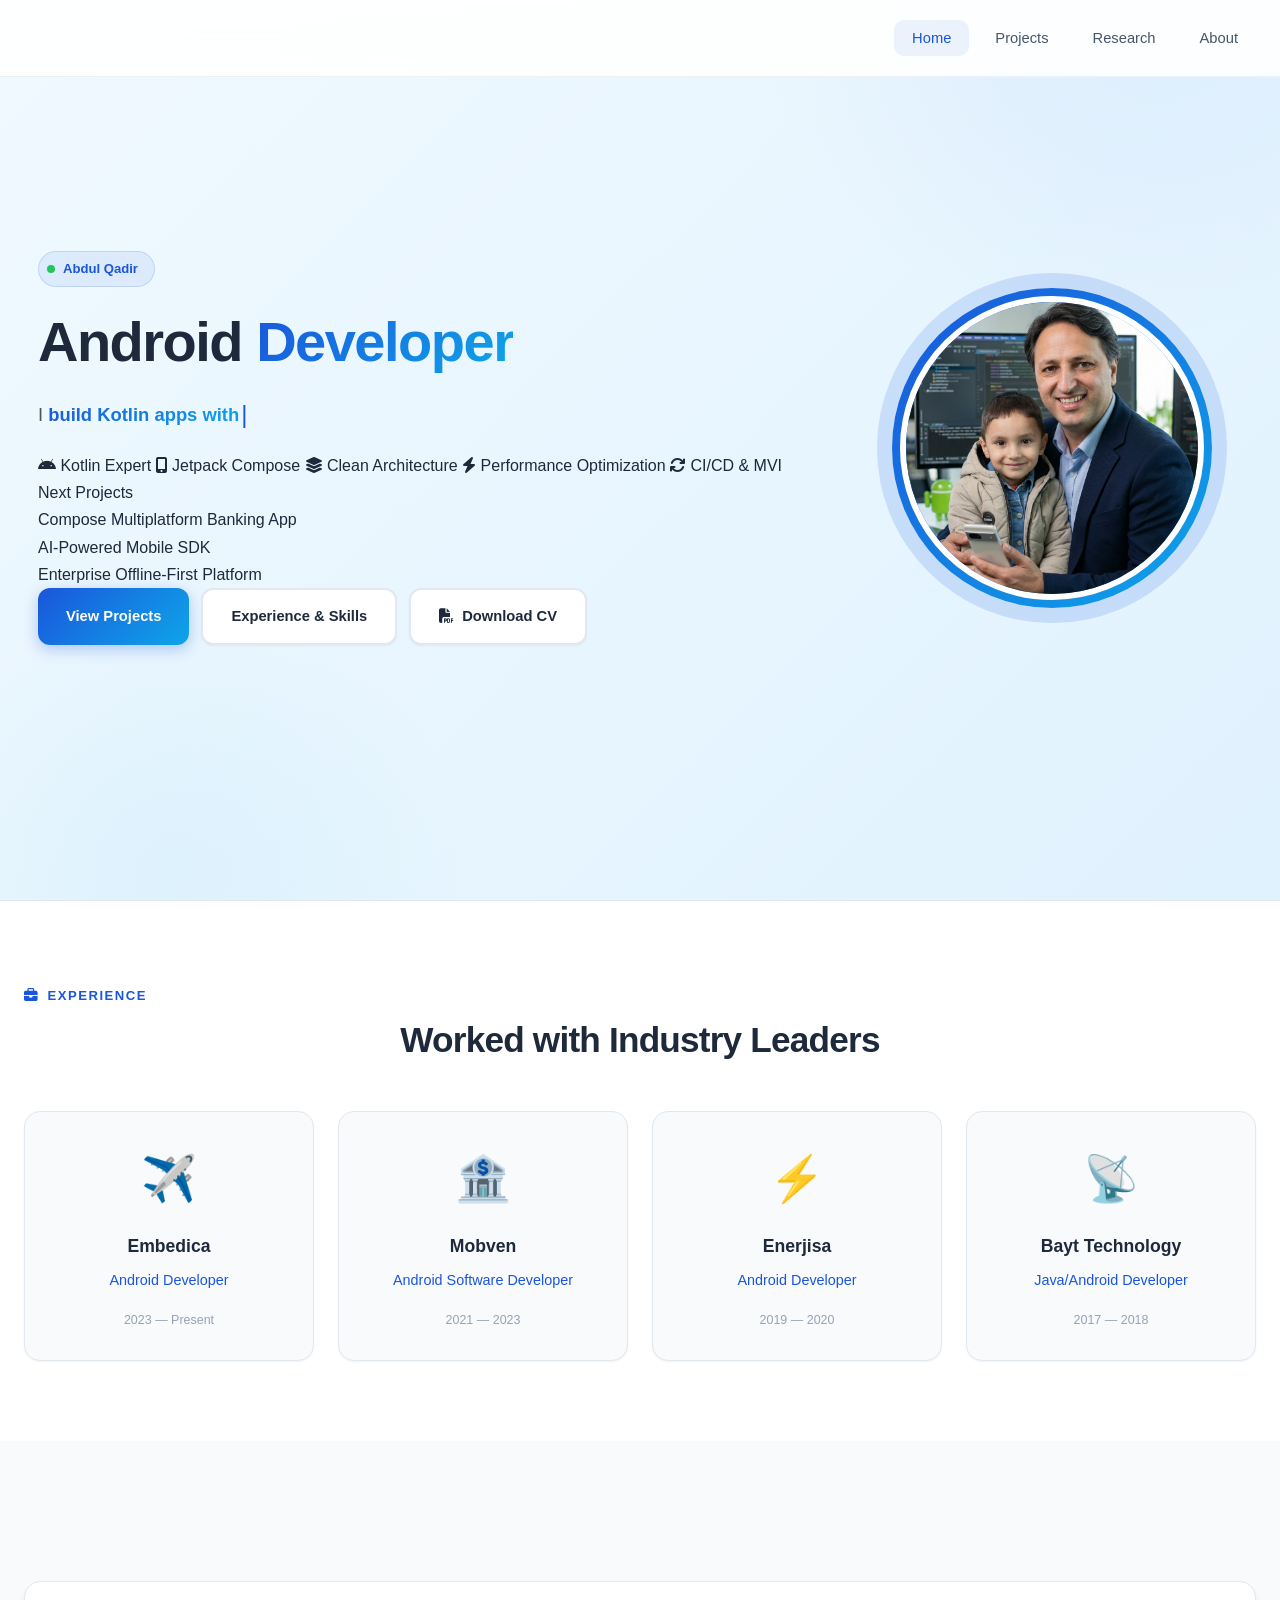
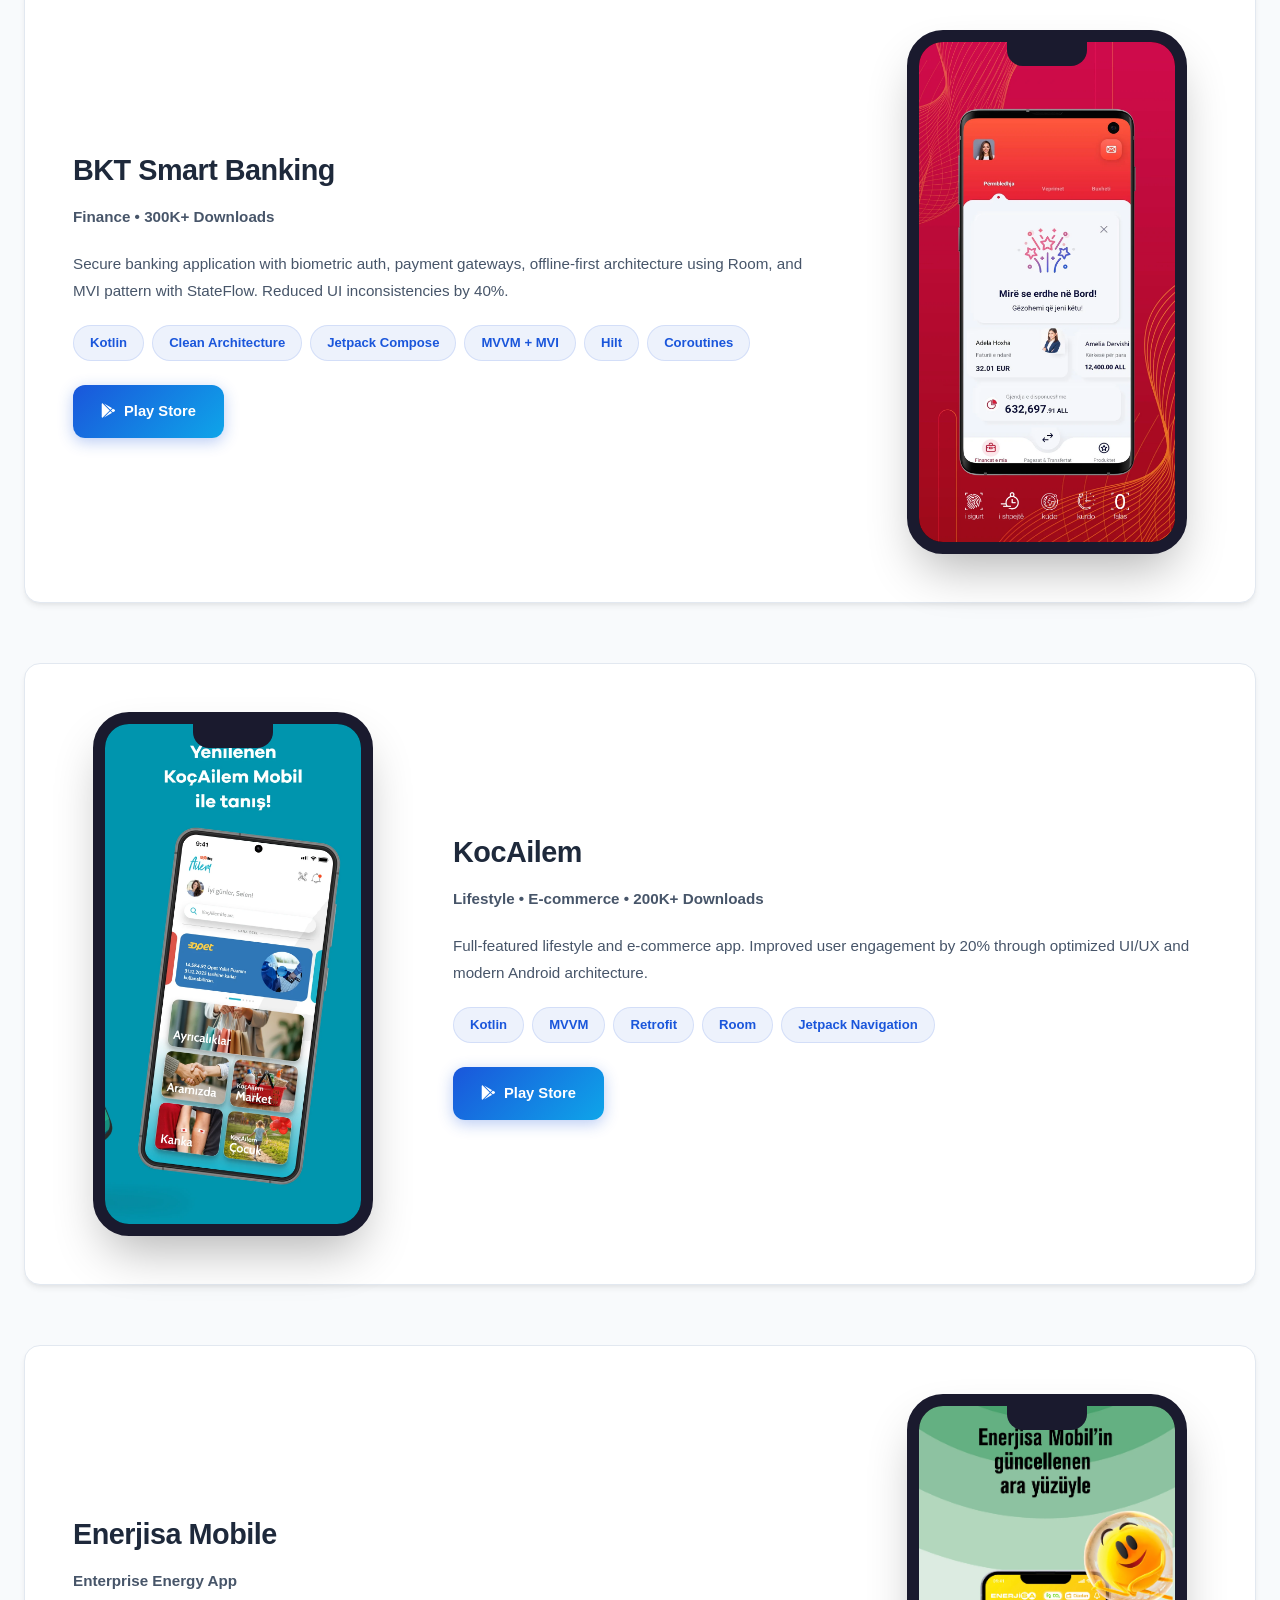
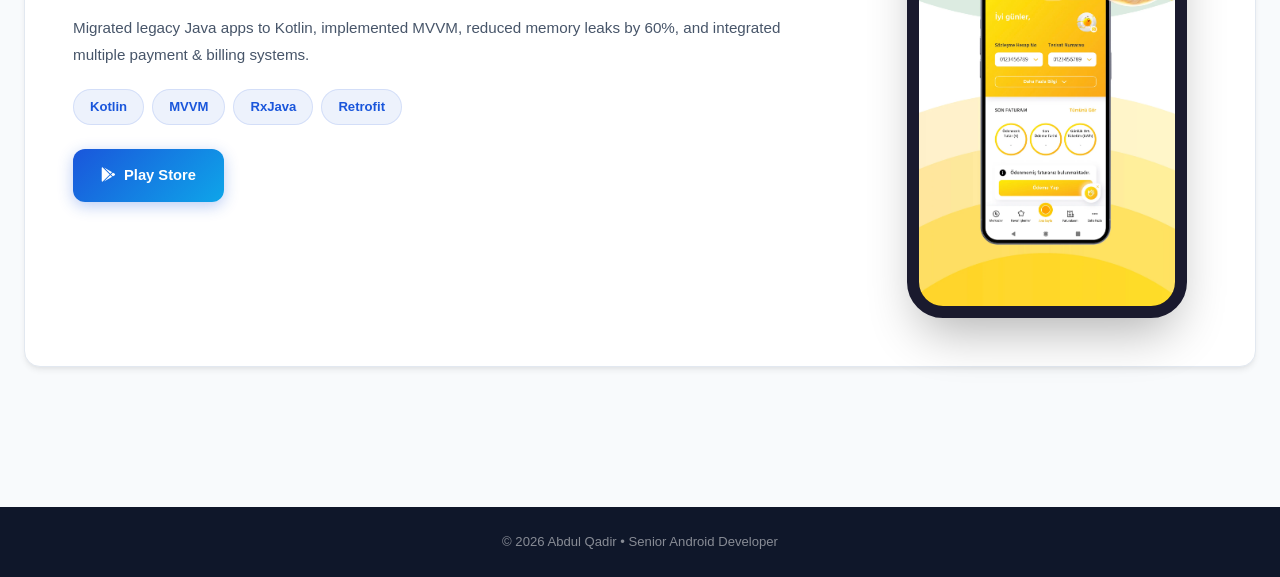
<file: index.html>
﻿<!DOCTYPE html>
<html lang="en">
<head>
    <meta charset="UTF-8">
    <meta name="viewport" content="width=device-width, initial-scale=1.0">
    <title>Projects | Abdul Qadir</title>
    <link rel="stylesheet" href="css/styles.css">
    <link rel="stylesheet" href="https://cdnjs.cloudflare.com/ajax/libs/font-awesome/6.5.0/css/all.min.css">
</head>
<body>

    <nav class="navbar" id="navbar">
        <div class="nav-container">
            <a href="index.html" class="nav-logo"></a>
            <button class="nav-toggle" id="navToggle"><i class="fas fa-bars"></i></button>
            <ul class="nav-links" id="navLinks">
                <li><a href="index.html">Home</a></li>
                <li><a href="projects.html" class="active">Projects</a></li>
                <li><a href="research.html">Research</a></li>
                <li><a href="about.html">About</a></li>
            </ul>
        </div>
    </nav>

    <!-- AMAZING BANNER -->

    <section class="hero">
        <div class="hero-container">
            <div class="hero-content">
                <div class="hero-badge">
                    <span class="dot"></span>
                    Abdul Qadir
                </div>

                <h1>Android <span class="gradient-text">Developer</span></h1>

                <p class="hero-subtitle">
                    I <span class="typewriter-wrapper"><span class="typewriter" id="typewriter"></span><span class="typewriter-cursor">|</span></span>
                </p>

                <!-- Top Android Skills -->
                <div class="hero-skills">
                    <span class="skill-pill"><i class="fab fa-android"></i> Kotlin Expert</span>
                    <span class="skill-pill"><i class="fas fa-mobile-alt"></i> Jetpack Compose</span>
                    <span class="skill-pill"><i class="fas fa-layer-group"></i> Clean Architecture</span>
                    <span class="skill-pill"><i class="fas fa-bolt"></i> Performance Optimization</span>
                    <span class="skill-pill"><i class="fas fa-sync"></i> CI/CD &amp; MVI</span>
                </div>

                <!-- Upcoming Projects -->
                <div class="upcoming-projects">
                    <p class="upcoming-label">Next Projects</p>
                    <div class="upcoming-grid">
                        <div class="upcoming-item">Compose Multiplatform Banking App</div>
                        <div class="upcoming-item">AI-Powered Mobile SDK</div>
                        <div class="upcoming-item">Enterprise Offline-First Platform</div>
                    </div>
                </div>

                <div class="hero-actions">
                    <a href="projects.html" class="btn btn-primary">View Projects</a>
                    <a href="about.html" class="btn btn-outline">Experience &amp; Skills</a>
                    <a href="assets/docs/Abdul_Qadir_CV.pdf" target="_blank" class="btn btn-outline">
                        <i class="fas fa-file-pdf"></i> Download CV
                    </a>
                </div>
            </div>


            <div class="hero-photo-wrapper">
                <div class="hero-photo">
                    <img src="assets/images/profile-image.png" alt="Abdul Qadir">
                </div>

                <div class="orbit-ring">
                    <div class="orbit-skill">Kotlin</div>
                    <div class="orbit-skill">Compose</div>
                    <div class="orbit-skill">Clean Arch</div>
                    <div class="orbit-skill">MVI</div>
                    <div class="orbit-skill">Coroutines</div>
                    <div class="orbit-skill">Performance</div>
                    <div class="orbit-skill">CI/CD</div>
                    <div class="orbit-skill">Modular</div>
                </div>
            </div>



        </div>
    </section>

    <!-- NEW: EXPERIENCE SECTION (After Banner & Stats) -->
    <section class="experience-strip">
        <div class="section-container">
            <div class="section-label"><i class="fas fa-briefcase"></i> EXPERIENCE</div>
            <h2 class="section-title" style="text-align:center; margin-bottom: 50px;">Worked with Industry Leaders</h2>

            <div class="companies-grid">

                <div class="company-card">
                    <div class="company-logo">✈️</div>
                    <h4>Embedica</h4>
                    <p>Android Developer</p>
                    <span class="company-year">2023 — Present</span>
                </div>

                <div class="company-card">
                    <div class="company-logo">🏦</div>
                    <h4>Mobven</h4>
                    <p>Android Software Developer</p>
                    <span class="company-year">2021 — 2023</span>
                </div>
                <div class="company-card">
                    <div class="company-logo">⚡</div>
                    <h4>Enerjisa</h4>
                    <p>Android Developer</p>
                    <span class="company-year">2019 — 2020</span>
                </div>

                <div class="company-card">
                    <div class="company-logo">📡</div>
                    <h4>Bayt Technology</h4>
                    <p>Java/Android Developer</p>
                    <span class="company-year">2017 — 2018</span>
                </div>
            </div>
        </div>
    </section>


    <section class="projects-section">
        <div class="section-container">

            <div class="project-showcase">
                <div class="project-showcase-content">
                    <h2>BKT Smart Banking</h2>
                    <p class="project-category">Finance • 300K+ Downloads</p>
                    <p>Secure banking application with biometric auth, payment gateways, offline-first architecture using Room, and MVI pattern with StateFlow. Reduced UI inconsistencies by 40%.</p>
                    <div class="project-tech-stack">
                        <span class="tech-badge">Kotlin</span>
                        <span class="tech-badge">Clean Architecture</span>
                        <span class="tech-badge">Jetpack Compose</span>
                        <span class="tech-badge">MVVM + MVI</span>
                        <span class="tech-badge">Hilt</span>
                        <span class="tech-badge">Coroutines</span>
                    </div>
                    <a href="https://play.google.com/store/apps/details?id=com.bkt.mobile" target="_blank" class="btn btn-primary">
                        <i class="fab fa-google-play"></i> Play Store
                    </a>
                </div>
                <div class="project-showcase-visual">
                    <div class="phone-mockup"><img src="assets/images/bkt.webp" alt="BKT"></div>
                </div>
            </div>

            <div class="project-showcase reverse">
                <div class="project-showcase-content">
                    <h2>KocAilem</h2>
                    <p class="project-category">Lifestyle • E-commerce • 200K+ Downloads</p>
                    <p>Full-featured lifestyle and e-commerce app. Improved user engagement by 20% through optimized UI/UX and modern Android architecture.</p>
                    <div class="project-tech-stack">
                        <span class="tech-badge">Kotlin</span>
                        <span class="tech-badge">MVVM</span>
                        <span class="tech-badge">Retrofit</span>
                        <span class="tech-badge">Room</span>
                        <span class="tech-badge">Jetpack Navigation</span>
                    </div>
                    <a href="https://play.google.com/store/apps/details?id=com.koc.kocailem&hl=en" target="_blank" class="btn btn-primary">
                        <i class="fab fa-google-play"></i> Play Store
                    </a>
                </div>
                <div class="project-showcase-visual">
                    <div class="phone-mockup"><img src="assets/images/koc.webp" alt="KocAilem"></div>
                </div>
            </div>

            <div class="project-showcase">
                <div class="project-showcase-content">
                    <h2>Enerjisa Mobile</h2>
                    <p class="project-category">Enterprise Energy App</p>
                    <p>Migrated legacy Java apps to Kotlin, implemented MVVM, reduced memory leaks by 60%, and integrated multiple payment & billing systems.</p>
                    <div class="project-tech-stack">
                        <span class="tech-badge">Kotlin</span>
                        <span class="tech-badge">MVVM</span>
                        <span class="tech-badge">RxJava</span>
                        <span class="tech-badge">Retrofit</span>
                    </div>
                    <a href="https://play.google.com/store/apps/details?id=com.enerjisa.android&hl=en_SG" target="_blank" class="btn btn-primary">
                        <i class="fab fa-google-play"></i> Play Store
                    </a>
                </div>
                <div class="project-showcase-visual">
                    <div class="phone-mockup"><img src="assets/images/enerjisa.webp" alt="Enerjisa"></div>
                </div>
            </div>

        </div>
    </section>



    <!-- COMMON FOOTER -->
    <footer class="footer">
        <p>&copy; <span id="currentYear"></span> Abdul Qadir • Senior Android Developer</p>
    </footer>

    <!-- SCROLL TO TOP ARROW -->
    <button class="scroll-top" id="scrollTop" aria-label="Scroll to top">
        <i class="fas fa-arrow-up"></i>
    </button>

    <script src="js/main.js"></script>

</body>
</html>
</file>
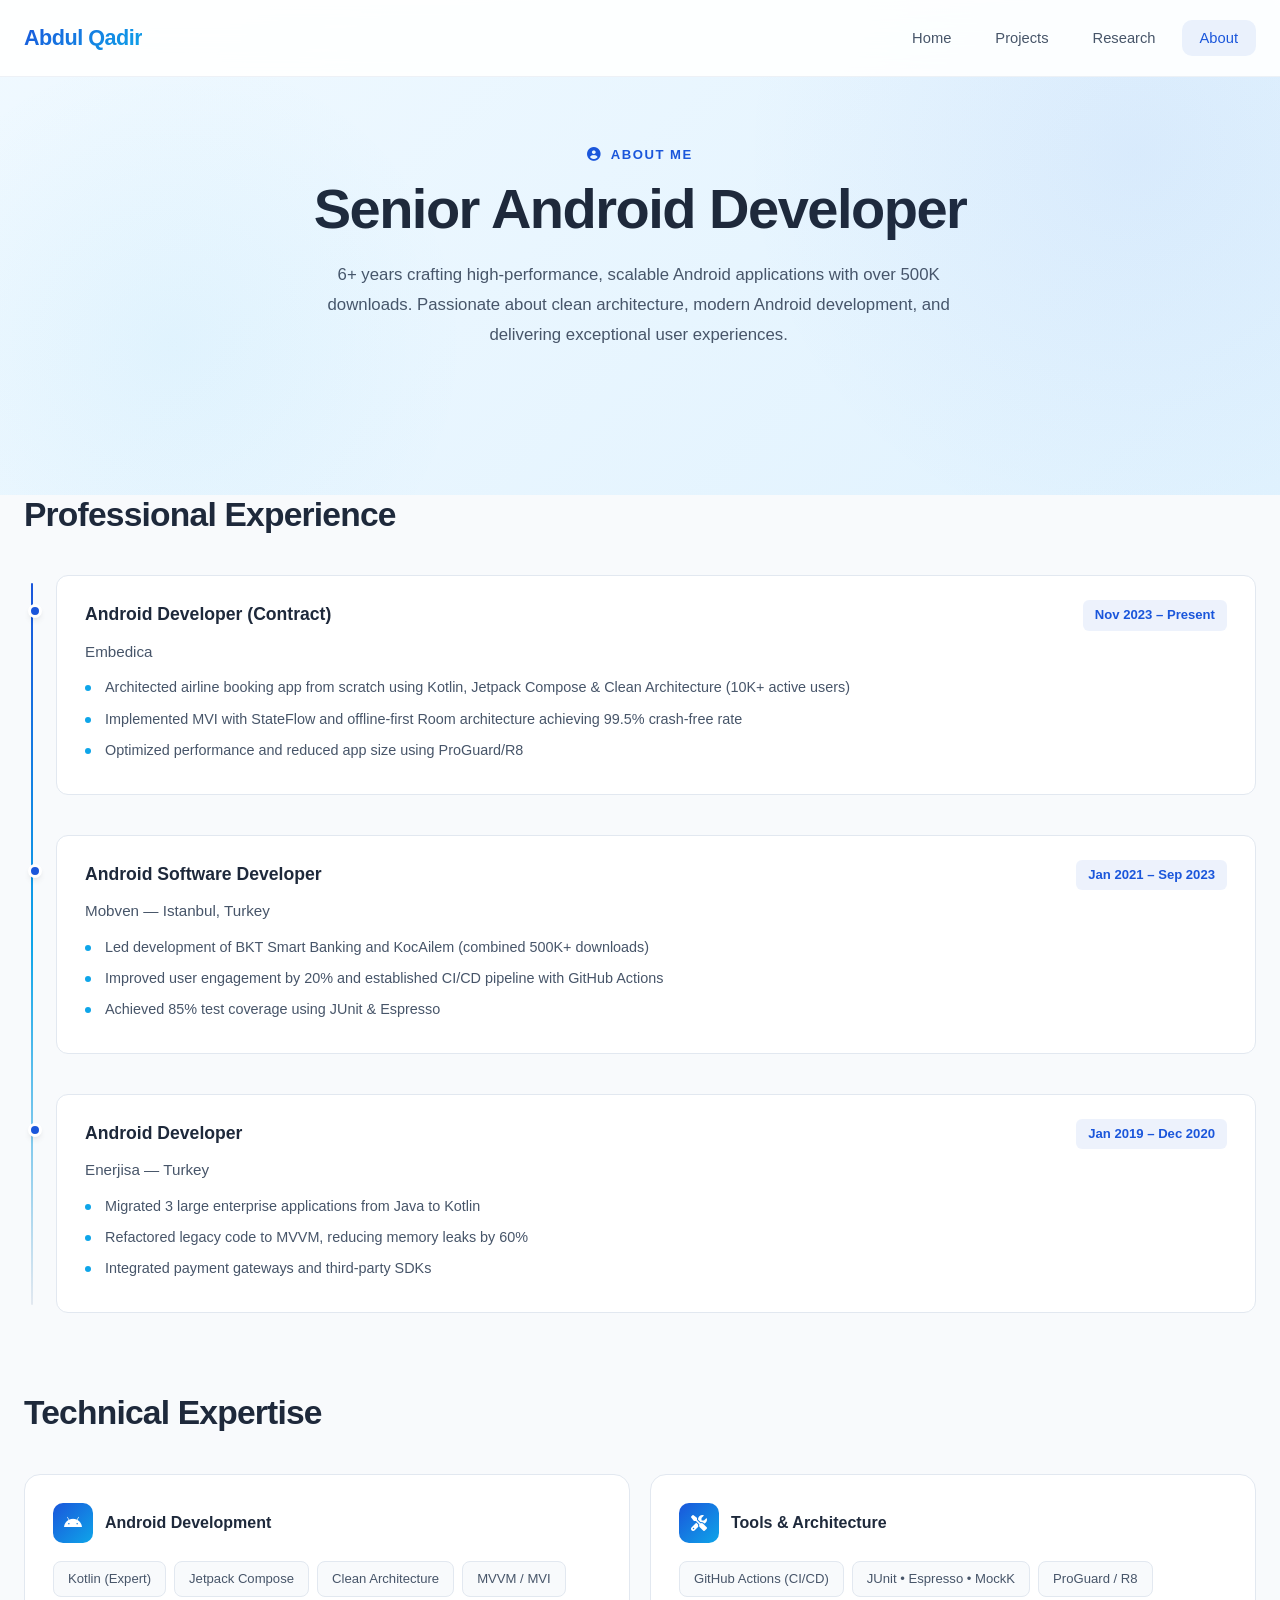
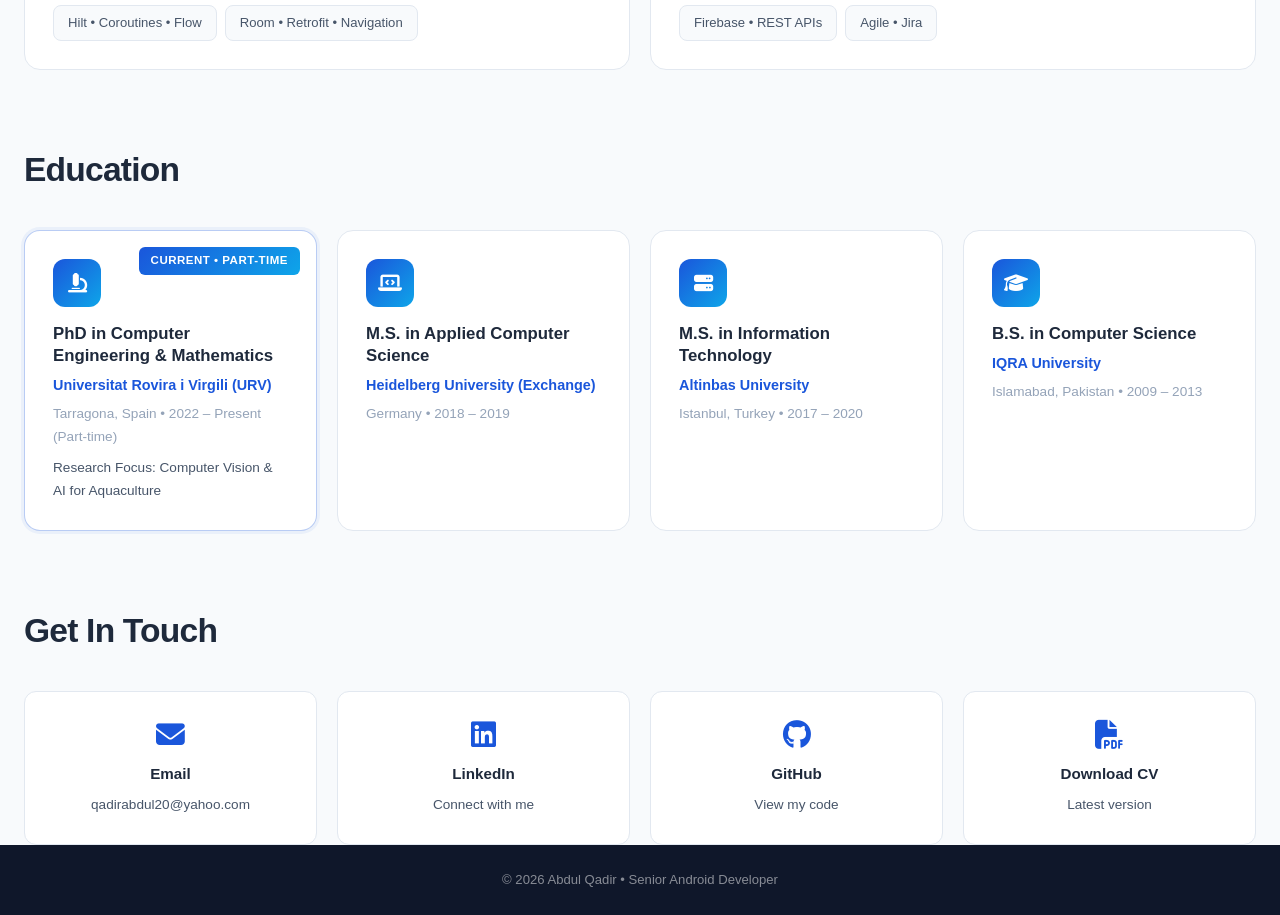
<file: about.html>
﻿<!DOCTYPE html>
<html lang="en">
<head>
    <meta charset="UTF-8">
    <meta name="viewport" content="width=device-width, initial-scale=1.0">
    <title>About | Abdul Qadir</title>
    <link rel="stylesheet" href="css/styles.css">
    <link rel="stylesheet" href="https://cdnjs.cloudflare.com/ajax/libs/font-awesome/6.5.0/css/all.min.css">
</head>
<body>

    <!-- NAVBAR -->
    <nav class="navbar" id="navbar">
        <div class="nav-container">
            <a href="index.html" class="nav-logo">Abdul Qadir</a>
            <button class="nav-toggle" id="navToggle" aria-label="Toggle menu">
                <i class="fas fa-bars"></i>
            </button>
            <ul class="nav-links" id="navLinks">
                <li><a href="index.html">Home</a></li>
                <li><a href="projects.html">Projects</a></li>
                <li><a href="research.html">Research</a></li>
                <li><a href="about.html" class="active">About</a></li>
            </ul>
        </div>
    </nav>

    <!-- HERO -->
    <section class="hero" style="min-height: 55vh;">
        <div class="section-container">
            <div class="section-header" style="text-align: center; max-width: 800px; margin: 0 auto;">
                <div class="section-label"><i class="fas fa-user-circle"></i> ABOUT ME</div>
                <h1 class="section-title">Senior Android Developer</h1>
                <p class="section-subtitle">
                    6+ years crafting high-performance, scalable Android applications with over 500K downloads.
                    Passionate about clean architecture, modern Android development, and delivering exceptional user experiences.
                </p>
            </div>
        </div>
    </section>

    <section class="section-container">

        <!-- EXPERIENCE -->
        <h2 class="section-title" style="font-size: 2.1rem; margin-bottom: 40px;">Professional Experience</h2>

        <div class="timeline">
            <div class="timeline-item fade-in">
                <div class="timeline-header">
                    <span class="timeline-role">Android Developer (Contract)</span>
                    <span class="timeline-date">Nov 2023 – Present</span>
                </div>
                <div class="timeline-company">Embedica</div>
                <ul class="timeline-bullets">
                    <li>Architected airline booking app from scratch using Kotlin, Jetpack Compose & Clean Architecture (10K+ active users)</li>
                    <li>Implemented MVI with StateFlow and offline-first Room architecture achieving 99.5% crash-free rate</li>
                    <li>Optimized performance and reduced app size using ProGuard/R8</li>
                </ul>
            </div>

            <div class="timeline-item fade-in">
                <div class="timeline-header">
                    <span class="timeline-role">Android Software Developer</span>
                    <span class="timeline-date">Jan 2021 – Sep 2023</span>
                </div>
                <div class="timeline-company">Mobven — Istanbul, Turkey</div>
                <ul class="timeline-bullets">
                    <li>Led development of BKT Smart Banking and KocAilem (combined 500K+ downloads)</li>
                    <li>Improved user engagement by 20% and established CI/CD pipeline with GitHub Actions</li>
                    <li>Achieved 85% test coverage using JUnit & Espresso</li>
                </ul>
            </div>

            <div class="timeline-item fade-in">
                <div class="timeline-header">
                    <span class="timeline-role">Android Developer</span>
                    <span class="timeline-date">Jan 2019 – Dec 2020</span>
                </div>
                <div class="timeline-company">Enerjisa — Turkey</div>
                <ul class="timeline-bullets">
                    <li>Migrated 3 large enterprise applications from Java to Kotlin</li>
                    <li>Refactored legacy code to MVVM, reducing memory leaks by 60%</li>
                    <li>Integrated payment gateways and third-party SDKs</li>
                </ul>
            </div>
        </div>

        <!-- SKILLS -->
        <h2 class="section-title" style="font-size: 2.1rem; margin: 80px 0 40px;">Technical Expertise</h2>
        <div class="skills-grid">
            <div class="skill-category fade-in">
                <div class="skill-cat-header">
                    <div class="skill-cat-icon"><i class="fab fa-android"></i></div>
                    <span class="skill-cat-title">Android Development</span>
                </div>
                <div class="skill-tags">
                    <span class="skill-tag">Kotlin (Expert)</span>
                    <span class="skill-tag">Jetpack Compose</span>
                    <span class="skill-tag">Clean Architecture</span>
                    <span class="skill-tag">MVVM / MVI</span>
                    <span class="skill-tag">Hilt • Coroutines • Flow</span>
                    <span class="skill-tag">Room • Retrofit • Navigation</span>
                </div>
            </div>

            <div class="skill-category fade-in">
                <div class="skill-cat-header">
                    <div class="skill-cat-icon"><i class="fas fa-tools"></i></div>
                    <span class="skill-cat-title">Tools & Architecture</span>
                </div>
                <div class="skill-tags">
                    <span class="skill-tag">GitHub Actions (CI/CD)</span>
                    <span class="skill-tag">JUnit • Espresso • MockK</span>
                    <span class="skill-tag">ProGuard / R8</span>
                    <span class="skill-tag">Firebase • REST APIs</span>
                    <span class="skill-tag">Agile • Jira</span>
                </div>
            </div>
        </div>

        <!-- EDUCATION -->
        <h2 class="section-title" style="font-size: 2.1rem; margin: 80px 0 40px;">Education</h2>
        <div class="edu-grid">
            <div class="edu-card current fade-in">
                <span class="current-badge">Current • Part-time</span>
                <div class="edu-icon"><i class="fas fa-microscope"></i></div>
                <div class="edu-degree">PhD in Computer Engineering & Mathematics</div>
                <div class="edu-school">Universitat Rovira i Virgili (URV)</div>
                <div class="edu-details">Tarragona, Spain • 2022 – Present (Part-time)</div>
                <div class="edu-focus">Research Focus: Computer Vision & AI for Aquaculture</div>
            </div>

            <div class="edu-card fade-in">
                <div class="edu-icon"><i class="fas fa-laptop-code"></i></div>
                <div class="edu-degree">M.S. in Applied Computer Science</div>
                <div class="edu-school">Heidelberg University (Exchange)</div>
                <div class="edu-details">Germany • 2018 – 2019</div>
            </div>

            <div class="edu-card fade-in">
                <div class="edu-icon"><i class="fas fa-server"></i></div>
                <div class="edu-degree">M.S. in Information Technology</div>
                <div class="edu-school">Altinbas University</div>
                <div class="edu-details">Istanbul, Turkey • 2017 – 2020</div>
            </div>

            <div class="edu-card fade-in">
                <div class="edu-icon"><i class="fas fa-graduation-cap"></i></div>
                <div class="edu-degree">B.S. in Computer Science</div>
                <div class="edu-school">IQRA University</div>
                <div class="edu-details">Islamabad, Pakistan • 2009 – 2013</div>
            </div>
        </div>

        <!-- CONTACT -->
        <h2 class="section-title" style="font-size: 2.1rem; margin: 80px 0 40px;">Get In Touch</h2>
        <div class="contact-grid">
            <a href="mailto:qadirabdul20@yahoo.com" class="contact-card fade-in">
                <i class="fas fa-envelope"></i>
                <h4>Email</h4>
                <p>qadirabdul20@yahoo.com</p>
            </a>
            <a href="https://www.linkedin.com/in/abdul-qadir-009607bb/" target="_blank" class="contact-card fade-in">
                <i class="fab fa-linkedin"></i>
                <h4>LinkedIn</h4>
                <p>Connect with me</p>
            </a>
            <a href="https://github.com/abdulqadirtr" target="_blank" class="contact-card fade-in">
                <i class="fab fa-github"></i>
                <h4>GitHub</h4>
                <p>View my code</p>
            </a>
            <a href="assets/docs/Abdul_Qadir_CV.pdf" target="_blank" class="contact-card fade-in">
                <i class="fas fa-file-pdf"></i>
                <h4>Download CV</h4>
                <p>Latest version</p>
            </a>
        </div>
    </section>

    <!-- COMMON FOOTER (Same as other pages) -->
    <footer class="footer">
        <p>&copy; <span id="currentYear"></span> Abdul Qadir • Senior Android Developer</p>
    </footer>

    <!-- SCROLL TO TOP -->
    <button class="scroll-top" id="scrollTop" aria-label="Scroll to top">
        <i class="fas fa-arrow-up"></i>
    </button>

    <script src="js/main.js"></script>
</body>
</html>
</file>
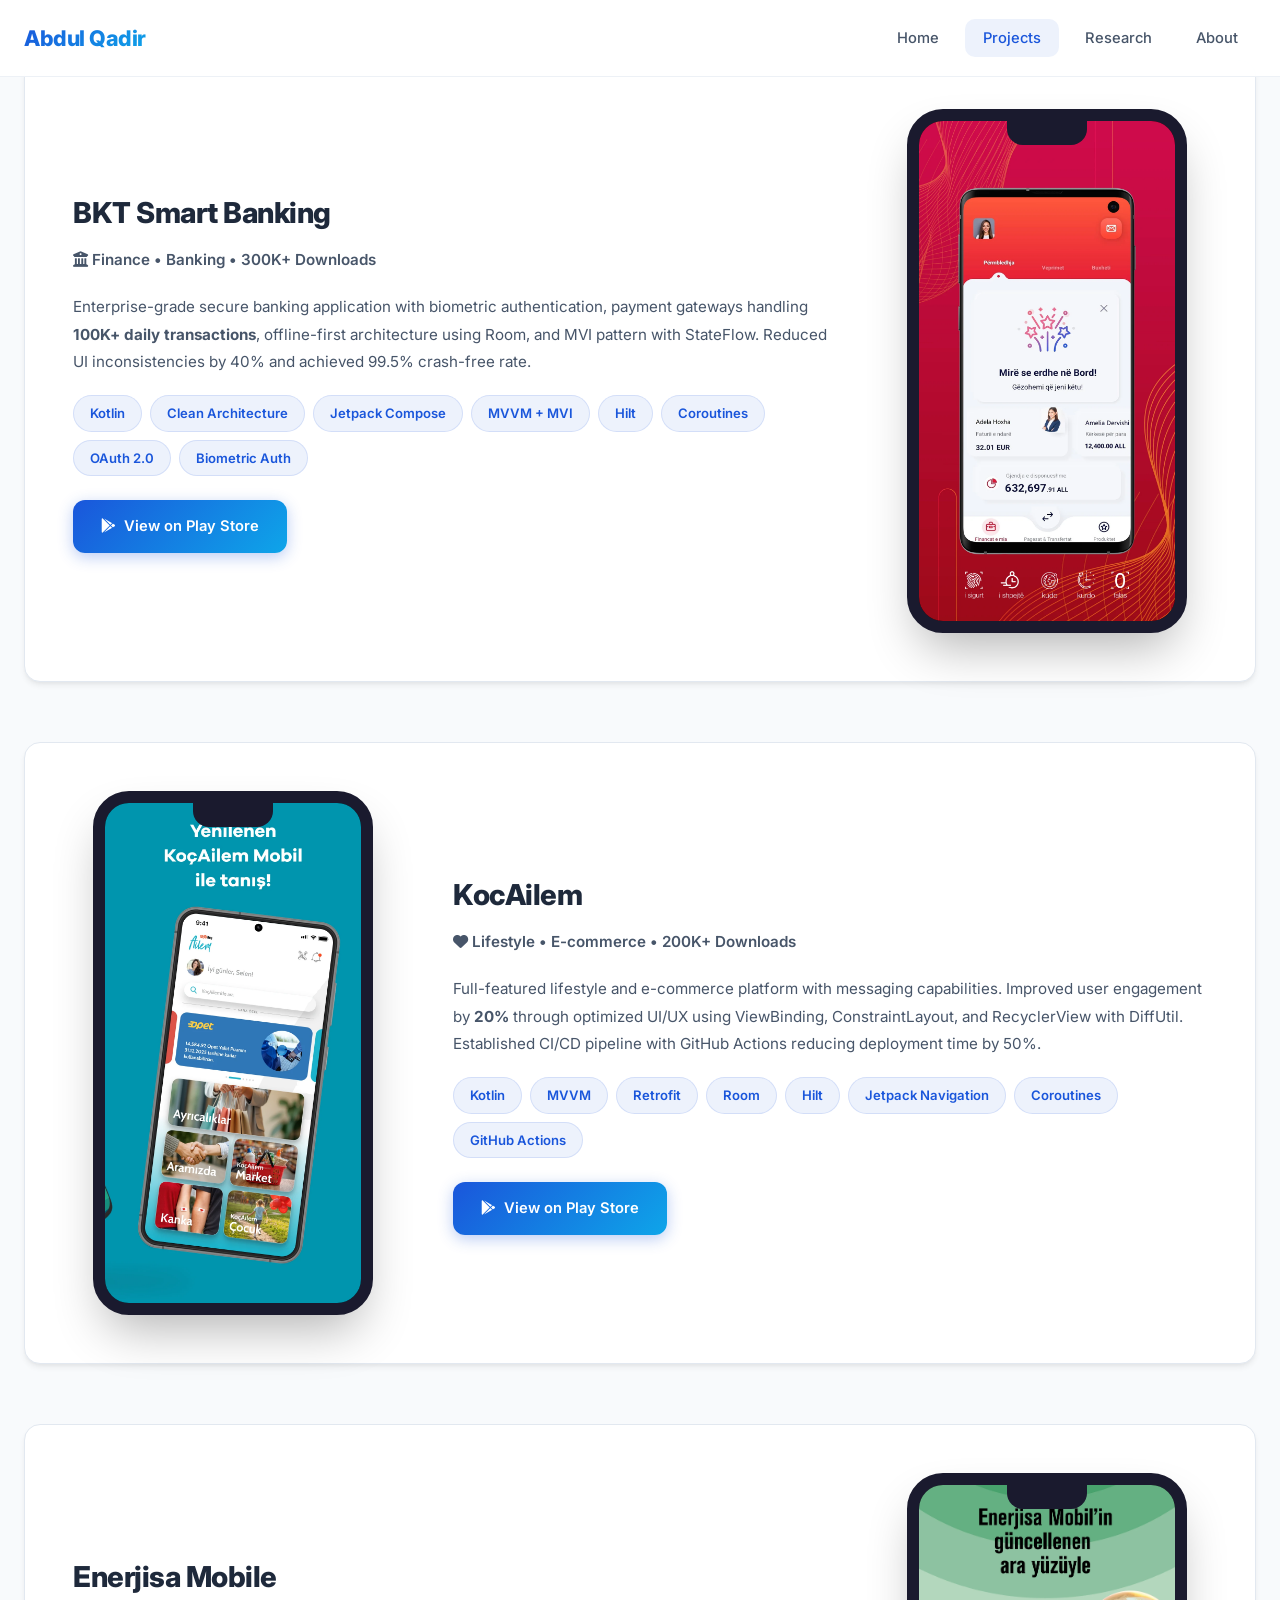
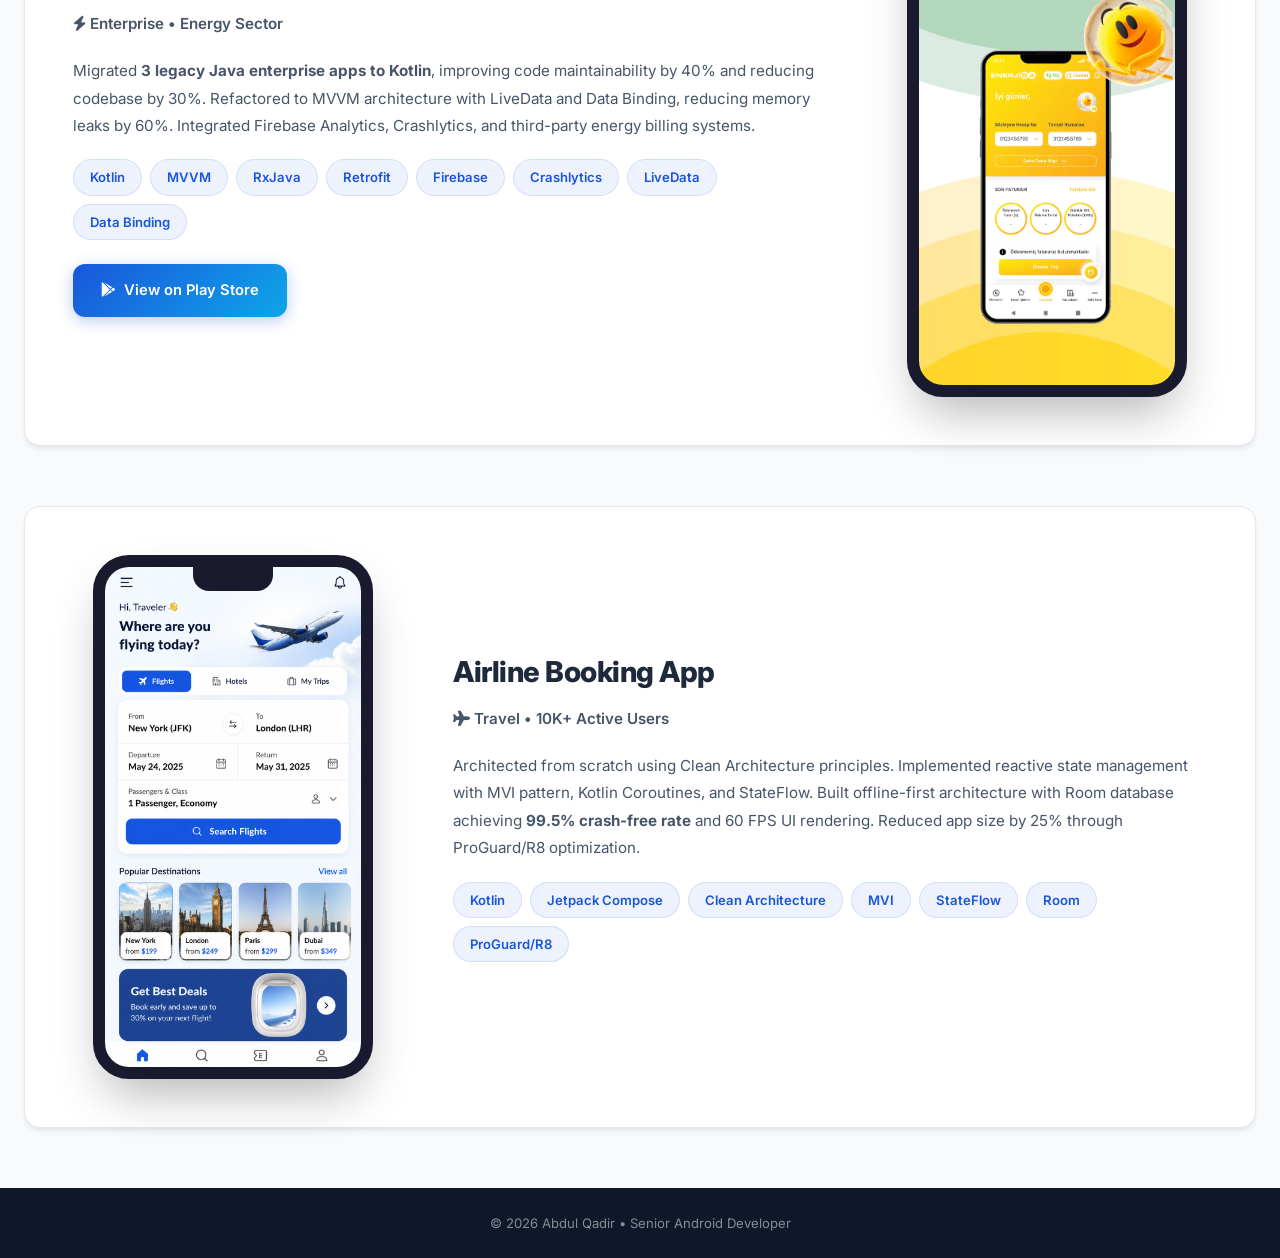
<file: projects.html>
﻿<!DOCTYPE html>
<html lang="en">
<head>
    <meta charset="UTF-8">
    <meta name="viewport" content="width=device-width, initial-scale=1.0">
    <title>Android Projects | Abdul Qadir</title>
    <meta name="description" content="Production Android applications by Abdul Qadir — 500K+ downloads across finance, lifestyle, and energy sectors.">
    <link rel="stylesheet" href="css/styles.css">
    <link rel="stylesheet" href="https://cdnjs.cloudflare.com/ajax/libs/font-awesome/6.5.0/css/all.min.css">
    <link href="https://fonts.googleapis.com/css2?family=Inter:wght@300;400;500;600;700;800;900&display=swap" rel="stylesheet">
</head>
<body>

    <!-- NAVBAR -->
    <nav class="navbar" id="navbar">
        <div class="nav-container">
            <a href="index.html" class="nav-logo">Abdul Qadir</a>
            <button class="nav-toggle" id="navToggle" aria-label="Toggle menu">
                <i class="fas fa-bars"></i>
            </button>
            <ul class="nav-links" id="navLinks">
                <li><a href="index.html">Home</a></li>
                <li><a href="projects.html">Projects</a></li>
                <li><a href="research.html">Research</a></li>
                <li><a href="about.html">About</a></li>
            </ul>
        </div>
    </nav>


    <!-- PROJECTS LIST -->
    <section class="section-container">

        <!-- BKT SMART BANKING -->
        <div class="project-showcase fade-in">
            <div class="project-showcase-content">
                <h2>BKT Smart Banking</h2>
                <p class="project-category">
                    <i class="fas fa-university"></i> Finance • Banking • 300K+ Downloads
                </p>
                <p>
                    Enterprise-grade secure banking application with biometric authentication,
                    payment gateways handling <strong>100K+ daily transactions</strong>,
                    offline-first architecture using Room, and MVI pattern with StateFlow.
                    Reduced UI inconsistencies by 40% and achieved 99.5% crash-free rate.
                </p>
                <div class="project-tech-stack">
                    <span class="tech-badge">Kotlin</span>
                    <span class="tech-badge">Clean Architecture</span>
                    <span class="tech-badge">Jetpack Compose</span>
                    <span class="tech-badge">MVVM + MVI</span>
                    <span class="tech-badge">Hilt</span>
                    <span class="tech-badge">Coroutines</span>
                    <span class="tech-badge">OAuth 2.0</span>
                    <span class="tech-badge">Biometric Auth</span>
                </div>
                <a href="https://play.google.com/store/apps/details?id=com.bkt.mobile"
                   target="_blank" class="btn btn-primary">
                    <i class="fab fa-google-play"></i> View on Play Store
                </a>
            </div>
            <div class="project-showcase-visual">
                <div class="phone-mockup">
                    <img src="assets/images/bkt.webp" alt="BKT Smart Banking App">
                </div>
            </div>
        </div>

        <!-- KOCAILEM -->
        <div class="project-showcase reverse fade-in">
            <div class="project-showcase-content">
                <h2>KocAilem</h2>
                <p class="project-category">
                    <i class="fas fa-heart"></i> Lifestyle • E-commerce • 200K+ Downloads
                </p>
                <p>
                    Full-featured lifestyle and e-commerce platform with messaging capabilities.
                    Improved user engagement by <strong>20%</strong> through optimized UI/UX
                    using ViewBinding, ConstraintLayout, and RecyclerView with DiffUtil.
                    Established CI/CD pipeline with GitHub Actions reducing deployment time by 50%.
                </p>
                <div class="project-tech-stack">
                    <span class="tech-badge">Kotlin</span>
                    <span class="tech-badge">MVVM</span>
                    <span class="tech-badge">Retrofit</span>
                    <span class="tech-badge">Room</span>
                    <span class="tech-badge">Hilt</span>
                    <span class="tech-badge">Jetpack Navigation</span>
                    <span class="tech-badge">Coroutines</span>
                    <span class="tech-badge">GitHub Actions</span>
                </div>
                <a href="https://play.google.com/store/apps/details?id=com.koc.kocailem&hl=en"
                   target="_blank" class="btn btn-primary">
                    <i class="fab fa-google-play"></i> View on Play Store
                </a>
            </div>
            <div class="project-showcase-visual">
                <div class="phone-mockup">
                    <img src="assets/images/koc.webp" alt="KocAilem App">
                </div>
            </div>
        </div>

        <!-- ENERJISA -->
        <div class="project-showcase fade-in">
            <div class="project-showcase-content">
                <h2>Enerjisa Mobile</h2>
                <p class="project-category">
                    <i class="fas fa-bolt"></i> Enterprise • Energy Sector
                </p>
                <p>
                    Migrated <strong>3 legacy Java enterprise apps to Kotlin</strong>,
                    improving code maintainability by 40% and reducing codebase by 30%.
                    Refactored to MVVM architecture with LiveData and Data Binding,
                    reducing memory leaks by 60%. Integrated Firebase Analytics,
                    Crashlytics, and third-party energy billing systems.
                </p>
                <div class="project-tech-stack">
                    <span class="tech-badge">Kotlin</span>
                    <span class="tech-badge">MVVM</span>
                    <span class="tech-badge">RxJava</span>
                    <span class="tech-badge">Retrofit</span>
                    <span class="tech-badge">Firebase</span>
                    <span class="tech-badge">Crashlytics</span>
                    <span class="tech-badge">LiveData</span>
                    <span class="tech-badge">Data Binding</span>
                </div>
                <a href="https://play.google.com/store/apps/details?id=com.enerjisa.android&hl=en_SG"
                   target="_blank" class="btn btn-primary">
                    <i class="fab fa-google-play"></i> View on Play Store
                </a>
            </div>
            <div class="project-showcase-visual">
                <div class="phone-mockup">
                    <img src="assets/images/enerjisa.webp" alt="Enerjisa Mobile App">
                </div>
            </div>
        </div>

        <!-- AIRLINE BOOKING -->
        <div class="project-showcase reverse fade-in">
            <div class="project-showcase-content">
                <h2>Airline Booking App</h2>
                <p class="project-category">
                    <i class="fas fa-plane"></i> Travel • 10K+ Active Users
                </p>
                <p>
                    Architected from scratch using Clean Architecture principles.
                    Implemented reactive state management with MVI pattern, Kotlin Coroutines,
                    and StateFlow. Built offline-first architecture with Room database
                    achieving <strong>99.5% crash-free rate</strong> and 60 FPS UI rendering.
                    Reduced app size by 25% through ProGuard/R8 optimization.
                </p>
                <div class="project-tech-stack">
                    <span class="tech-badge">Kotlin</span>
                    <span class="tech-badge">Jetpack Compose</span>
                    <span class="tech-badge">Clean Architecture</span>
                    <span class="tech-badge">MVI</span>
                    <span class="tech-badge">StateFlow</span>
                    <span class="tech-badge">Room</span>
                    <span class="tech-badge">ProGuard/R8</span>
                </div>
            </div>
            <div class="project-showcase-visual">
                <div class="phone-mockup">
                    <img src="assets/images/airline-booking.png" alt="Airline Booking App">
                </div>
            </div>
        </div>

    </section>

    <!-- FOOTER -->
    <footer class="footer">
        <p>&copy; <span id="currentYear"></span> Abdul Qadir • Senior Android Developer</p>
    </footer>

    <!-- SCROLL TOP -->
    <button class="scroll-top" id="scrollTop" aria-label="Scroll to top">
        <i class="fas fa-arrow-up"></i>
    </button>

    <script src="js/main.js"></script>
</body>
</html>
</file>
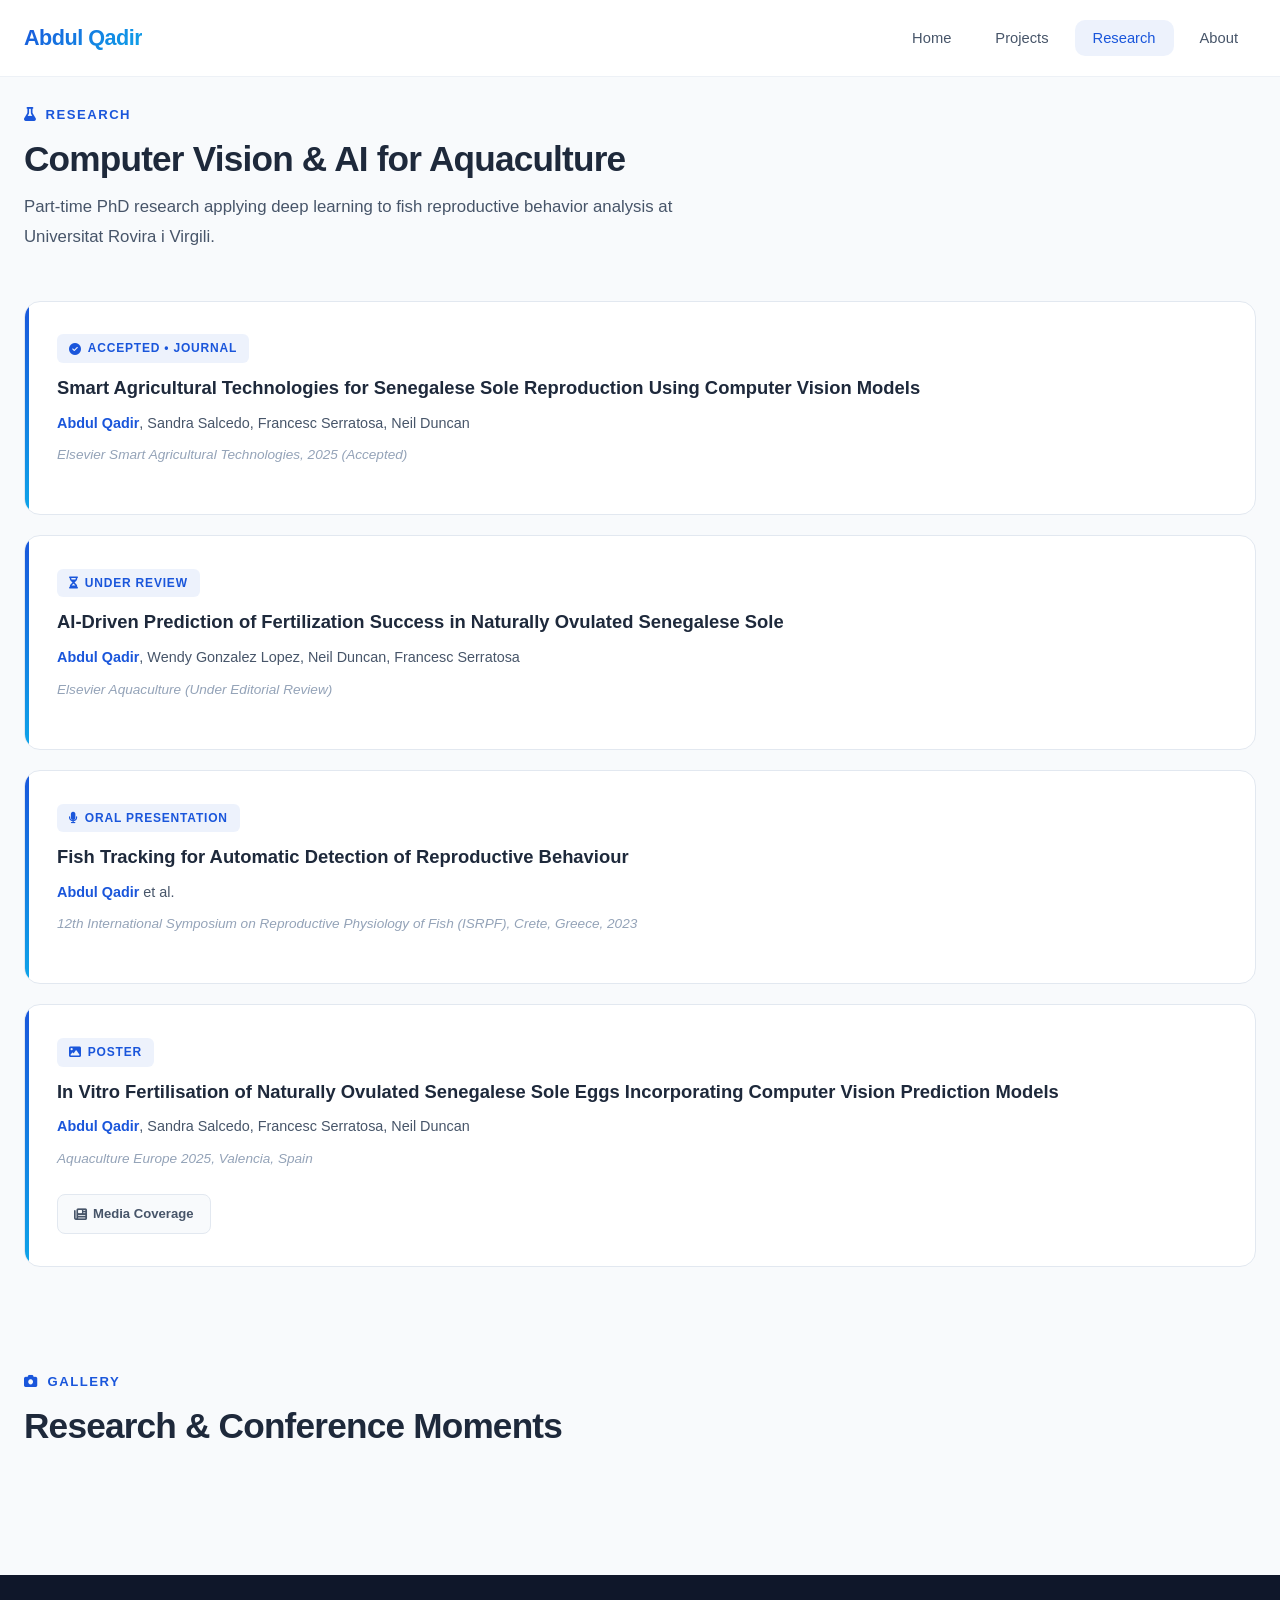
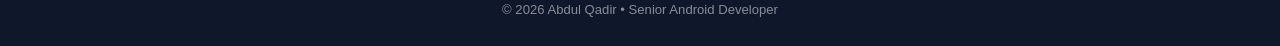
<file: research.html>
﻿<!DOCTYPE html>
<html lang="en">
<head>
    <meta charset="UTF-8">
    <meta name="viewport" content="width=device-width, initial-scale=1.0">
    <title>Research | Abdul Qadir</title>
    <link rel="stylesheet" href="css/styles.css">
    <link rel="stylesheet" href="https://cdnjs.cloudflare.com/ajax/libs/font-awesome/6.5.0/css/all.min.css">
</head>
<body>

    <nav class="navbar" id="navbar">
        <div class="nav-container">
            <a href="index.html" class="nav-logo">Abdul Qadir</a>
            <button class="nav-toggle" id="navToggle"><i class="fas fa-bars"></i></button>
            <ul class="nav-links" id="navLinks">
                <li><a href="index.html">Home</a></li>
                <li><a href="projects.html">Projects</a></li>
                <li><a href="research.html" class="active">Research</a></li>
                <li><a href="about.html">About</a></li>
            </ul>
        </div>
    </nav>

    <section class="section-container" style="padding-top: 100px;">
        <div class="section-header">
            <div class="section-label"><i class="fas fa-flask"></i> Research</div>
            <h2 class="section-title">Computer Vision & AI for Aquaculture</h2>
            <p class="section-subtitle">Part-time PhD research applying deep learning to fish reproductive behavior analysis at Universitat Rovira i Virgili.</p>
        </div>

        <div class="pub-card">
            <div class="pub-type"><i class="fas fa-check-circle"></i> Accepted • Journal</div>
            <h3 class="pub-title">Smart Agricultural Technologies for Senegalese Sole Reproduction Using Computer Vision Models</h3>
            <p class="pub-authors"><strong>Abdul Qadir</strong>, Sandra Salcedo, Francesc Serratosa, Neil Duncan</p>
            <p class="pub-venue">Elsevier Smart Agricultural Technologies, 2025 (Accepted)</p>
        </div>

        <div class="pub-card">
            <div class="pub-type"><i class="fas fa-hourglass-half"></i> Under Review</div>
            <h3 class="pub-title">AI-Driven Prediction of Fertilization Success in Naturally Ovulated Senegalese Sole</h3>
            <p class="pub-authors"><strong>Abdul Qadir</strong>, Wendy Gonzalez Lopez, Neil Duncan, Francesc Serratosa</p>
            <p class="pub-venue">Elsevier Aquaculture (Under Editorial Review)</p>
        </div>

        <div class="pub-card">
            <div class="pub-type"><i class="fas fa-microphone"></i> Oral Presentation</div>
            <h3 class="pub-title">Fish Tracking for Automatic Detection of Reproductive Behaviour</h3>
            <p class="pub-authors"><strong>Abdul Qadir</strong> et al.</p>
            <p class="pub-venue">12th International Symposium on Reproductive Physiology of Fish (ISRPF), Crete, Greece, 2023</p>
        </div>

        <div class="pub-card">
            <div class="pub-type"><i class="fas fa-image"></i> Poster</div>
            <h3 class="pub-title">In Vitro Fertilisation of Naturally Ovulated Senegalese Sole Eggs Incorporating Computer Vision Prediction Models</h3>
            <p class="pub-authors"><strong>Abdul Qadir</strong>, Sandra Salcedo, Francesc Serratosa, Neil Duncan</p>
            <p class="pub-venue">Aquaculture Europe 2025, Valencia, Spain</p>
            <a href="https://www.mispeces.com/en/news/AI-breakthrough-in-sole-reproduction-to-boost-efficiency-and-sustainability-in-aquaculture/" target="_blank" class="pub-link">
                <i class="fas fa-newspaper"></i> Media Coverage
            </a>
        </div>
    </section>

    <section class="gallery-section">
        <div class="section-container">
            <div class="section-header">
                <div class="section-label"><i class="fas fa-camera"></i> Gallery</div>
                <h2 class="section-title">Research & Conference Moments</h2>
            </div>
            <!-- Gallery grid from your original code can be copied here if needed -->
        </div>
    </section>

    <!-- FOOTER -->
    <footer class="footer">
        <p>&copy; <span id="currentYear"></span> Abdul Qadir • Senior Android Developer</p>
    </footer>

    <!-- SCROLL TOP -->
    <button class="scroll-top" id="scrollTop" aria-label="Scroll to top">
        <i class="fas fa-arrow-up"></i>
    </button>

    <script src="js/main.js"></script>
</body>
</html>
</file>
<file: css/styles.css>
/* =====================================================
   ABDUL QADIR � Modern Portfolio
   Complete Stylesheet
   ===================================================== */

/* ===================== VARIABLES ===================== */
:root {
    --primary: #1a56db;
    --primary-light: #3b82f6;
    --primary-dark: #1e3a8a;
    --accent: #0ea5e9;
    --accent-light: #38bdf8;
    --bg: #f8fafc;
    --bg-white: #ffffff;
    --text: #1e293b;
    --text-secondary: #475569;
    --text-muted: #94a3b8;
    --border: #e2e8f0;
    --gradient-1: linear-gradient(135deg, #1a56db 0%, #0ea5e9 100%);
    --gradient-2: linear-gradient(135deg, #1e3a8a 0%, #1a56db 50%, #0ea5e9 100%);
    --gradient-3: linear-gradient(135deg, #f0f9ff 0%, #e0f2fe 100%);
    --shadow-sm: 0 1px 2px rgba(0, 0, 0, 0.05);
    --shadow: 0 4px 6px -1px rgba(0, 0, 0, 0.07), 0 2px 4px -2px rgba(0, 0, 0, 0.05);
    --shadow-md: 0 10px 15px -3px rgba(0, 0, 0, 0.08), 0 4px 6px -4px rgba(0, 0, 0, 0.05);
    --shadow-lg: 0 20px 25px -5px rgba(0, 0, 0, 0.08), 0 8px 10px -6px rgba(0, 0, 0, 0.04);
    --shadow-xl: 0 25px 50px -12px rgba(0, 0, 0, 0.15);
    --radius: 12px;
    --radius-lg: 16px;
    --radius-xl: 24px;
    --transition: all 0.3s ease;
    --transition-fast: all 0.2s ease;
}

/* ===================== RESET ===================== */
*,
*::before,
*::after {
    margin: 0;
    padding: 0;
    box-sizing: border-box;
}

html {
    scroll-behavior: smooth;
    scroll-padding-top: 80px;
}

body {
    font-family: 'Inter', -apple-system, BlinkMacSystemFont, 'Segoe UI', sans-serif;
    background: var(--bg);
    color: var(--text);
    line-height: 1.7;
    -webkit-font-smoothing: antialiased;
}

img {
    max-width: 100%;
    height: auto;
    display: block;
}

a {
    text-decoration: none;
    color: inherit;
}

ul {
    list-style: none;
}

/* ===================== NAVBAR ===================== */
.navbar {
    position: fixed;
    top: 0;
    left: 0;
    right: 0;
    z-index: 1000;
    background: rgba(255, 255, 255, 0.92);
    backdrop-filter: blur(20px) saturate(180%);
    -webkit-backdrop-filter: blur(20px) saturate(180%);
    border-bottom: 1px solid rgba(226, 232, 240, 0.6);
    transition: var(--transition);
}

    .navbar.scrolled {
        box-shadow: var(--shadow-md);
        background: rgba(255, 255, 255, 0.97);
    }

.nav-container {
    max-width: 1280px;
    margin: 0 auto;
    padding: 0 24px;
    display: flex;
    align-items: center;
    justify-content: space-between;
    height: 76px;
}

.nav-logo {
    font-weight: 800;
    font-size: 1.35rem;
    background: var(--gradient-1);
    -webkit-background-clip: text;
    -webkit-text-fill-color: transparent;
    background-clip: text;
    letter-spacing: -0.5px;
}

.nav-links {
    display: flex;
    align-items: center;
    gap: 8px;
}

    .nav-links a {
        color: var(--text-secondary);
        font-weight: 500;
        font-size: 0.92rem;
        padding: 10px 18px;
        border-radius: 10px;
        transition: var(--transition-fast);
    }

        .nav-links a:hover,
        .nav-links a.active {
            color: var(--primary);
            background: rgba(26, 86, 219, 0.08);
        }

.nav-toggle {
    display: none;
    background: none;
    border: none;
    font-size: 1.5rem;
    color: var(--text);
    cursor: pointer;
    padding: 8px;
}

/* ===================== BUTTONS ===================== */
.btn {
    display: inline-flex;
    align-items: center;
    gap: 8px;
    padding: 14px 28px;
    border-radius: 12px;
    font-weight: 600;
    font-size: 0.92rem;
    transition: var(--transition);
    cursor: pointer;
    border: none;
    font-family: inherit;
    text-decoration: none;
}

.btn-primary {
    background: var(--gradient-1);
    color: white;
    box-shadow: 0 4px 15px rgba(26, 86, 219, 0.3);
}

    .btn-primary:hover {
        box-shadow: 0 8px 25px rgba(26, 86, 219, 0.45);
        transform: translateY(-3px);
    }

.btn-outline {
    background: white;
    color: var(--text);
    border: 2px solid var(--border);
    box-shadow: var(--shadow-sm);
}

    .btn-outline:hover {
        border-color: var(--primary);
        color: var(--primary);
        box-shadow: var(--shadow);
        transform: translateY(-2px);
    }

/* ===================== HERO ===================== */
.hero {
    min-height: 100vh;
    display: flex;
    align-items: center;
    position: relative;
    overflow: hidden;
    padding-top: 76px;
    background: var(--gradient-3);
}

    .hero::before {
        content: '';
        position: absolute;
        top: -50%;
        right: -20%;
        width: 800px;
        height: 800px;
        border-radius: 50%;
        background: radial-gradient(circle, rgba(26, 86, 219, 0.06) 0%, transparent 70%);
        pointer-events: none;
    }

    .hero::after {
        content: '';
        position: absolute;
        bottom: -30%;
        left: -10%;
        width: 600px;
        height: 600px;
        border-radius: 50%;
        background: radial-gradient(circle, rgba(14, 165, 233, 0.05) 0%, transparent 70%);
        pointer-events: none;
    }

.hero-container {
    max-width: 1280px;
    margin: 0 auto;
    padding: 60px 24px;
    display: grid;
    grid-template-columns: 1fr 380px;
    gap: 80px;
    align-items: center;
    position: relative;
    z-index: 1;
}

.hero-badge {
    display: inline-flex;
    align-items: center;
    gap: 8px;
    padding: 6px 16px 6px 8px;
    background: rgba(26, 86, 219, 0.08);
    border: 1px solid rgba(26, 86, 219, 0.15);
    border-radius: 100px;
    font-size: 0.82rem;
    font-weight: 600;
    color: var(--primary);
    margin-bottom: 24px;
    width: fit-content;
}

    .hero-badge .dot {
        width: 8px;
        height: 8px;
        background: #22c55e;
        border-radius: 50%;
        animation: pulseDot 2s ease-in-out infinite;
    }

@keyframes pulseDot {
    0%, 100% {
        opacity: 1;
        transform: scale(1);
    }

    50% {
        opacity: 0.5;
        transform: scale(1.3);
    }
}

.hero h1 {
    font-size: 3.5rem;
    font-weight: 900;
    line-height: 1.1;
    letter-spacing: -1.5px;
    margin-bottom: 20px;
    color: var(--text);
}

.gradient-text {
    background: var(--gradient-1);
    -webkit-background-clip: text;
    -webkit-text-fill-color: transparent;
    background-clip: text;
}

.hero-subtitle {
    font-size: 1.15rem;
    color: var(--text-secondary);
    margin-bottom: 16px;
    font-weight: 400;
    line-height: 1.8;
}

.hero-affiliation {
    display: flex;
    flex-direction: column;
    gap: 6px;
    margin-bottom: 32px;
    padding: 16px 20px;
    background: white;
    border-radius: var(--radius);
    border: 1px solid rgba(14, 165, 233, 0.1);
    box-shadow: var(--shadow-sm);
}

    .hero-affiliation span {
        font-size: 0.9rem;
        color: var(--text-secondary);
        display: flex;
        align-items: center;
        gap: 8px;
    }

        .hero-affiliation span i {
            color: var(--primary);
            width: 16px;
            text-align: center;
        }

.hero-actions {
    display: flex;
    gap: 12px;
    flex-wrap: wrap;
}

/* Typewriter */
.typewriter-wrapper {
    display: inline-flex;
    align-items: center;
}

.typewriter {
    font-weight: 700;
    background: var(--gradient-1);
    -webkit-background-clip: text;
    -webkit-text-fill-color: transparent;
    background-clip: text;
    min-width: 10px;
    min-height: 1.2em;
}

.typewriter-cursor {
    font-weight: 300;
    color: var(--primary);
    animation: blink 0.8s ease-in-out infinite;
    margin-left: 2px;
    font-size: 1.3em;
}

@keyframes blink {
    0%, 100% {
        opacity: 1;
    }

    50% {
        opacity: 0;
    }
}

/* Hero Photo */
.hero-photo-wrapper {
    position: relative;
    width: 320px;
    height: 320px;
    margin: 0 auto;
}

.hero-photo {
    width: 100%;
    height: 100%;
    border-radius: 50%;
    background: var(--gradient-1);
    padding: 8px;
    box-shadow: 0 0 0 15px rgba(26, 86, 219, 0.15);
    position: relative;
    z-index: 2;
}

    .hero-photo img {
        width: 100%;
        height: 100%;
        border-radius: 50%;
        object-fit: cover;
        border: 6px solid white;
    }

/* ORBIT RING - CENTERED AROUND PHOTO */
.orbit-ring {
    position: absolute;
    top: 50%;
    left: 50%;
    width: 420px;
    height: 420px;
    transform: translate(-50%, -50%);
    animation: spin 45s linear infinite;
    z-index: 1;
}

.orbit-skill {
    position: absolute;
    top: 50%;
    left: 50%;
    background: white;
    color: var(--primary);
    font-size: 0.8rem;
    font-weight: 600;
    padding: 8px 16px;
    border-radius: 30px;
    box-shadow: 0 4px 15px rgba(0,0,0,0.12);
    white-space: nowrap;
    transform: translate(-50%, -50%);
    animation: orbit 45s linear infinite;
}

    /* Even spacing */
    .orbit-skill:nth-child(1) {
        animation-delay: 0s;
    }

    .orbit-skill:nth-child(2) {
        animation-delay: -5.6s;
    }

    .orbit-skill:nth-child(3) {
        animation-delay: -11.2s;
    }

    .orbit-skill:nth-child(4) {
        animation-delay: -16.8s;
    }

    .orbit-skill:nth-child(5) {
        animation-delay: -22.4s;
    }

    .orbit-skill:nth-child(6) {
        animation-delay: -28s;
    }

    .orbit-skill:nth-child(7) {
        animation-delay: -33.6s;
    }

    .orbit-skill:nth-child(8) {
        animation-delay: -39.2s;
    }

@keyframes spin {
    from {
        transform: translate(-50%, -50%) rotate(0deg);
    }

    to {
        transform: translate(-50%, -50%) rotate(360deg);
    }
}

@keyframes orbit {
    0% {
        transform: translate(-50%, -50%) rotate(0deg) translateY(-210px) rotate(0deg);
    }

    100% {
        transform: translate(-50%, -50%) rotate(360deg) translateY(-210px) rotate(-360deg);
    }
}

/* Mobile Fix */
@media (max-width: 968px) {
    .hero-photo-wrapper {
        width: 260px;
        height: 260px;
    }

    .orbit-ring {
        width: 340px;
        height: 340px;
    }

    .orbit-skill {
        font-size: 0.75rem;
        padding: 6px 12px;
    }
}






/* Responsive */
@media (max-width: 968px) {
    .orbit-container {
        width: 300px;
        height: 300px;
    }

    .orbit-badge {
        font-size: 0.72rem;
        padding: 6px 12px;
    }
}


/* EXPERIENCE STRIP */
.experience-strip {
    background: white;
    padding: 80px 0;
    border-top: 1px solid var(--border);
}

.companies-grid {
    display: grid;
    grid-template-columns: repeat(auto-fit, minmax(220px, 1fr));
    gap: 24px;
}

.company-card {
    background: var(--bg);
    border: 1px solid var(--border);
    border-radius: 16px;
    padding: 28px 20px;
    text-align: center;
    transition: all 0.3s ease;
    box-shadow: var(--shadow-sm);
}

    .company-card:hover {
        transform: translateY(-8px);
        box-shadow: var(--shadow-lg);
        border-color: var(--primary-light);
    }

.company-logo {
    font-size: 2.8rem;
    margin-bottom: 16px;
    display: block;
}

.company-card h4 {
    font-size: 1.1rem;
    font-weight: 700;
    color: var(--text);
    margin-bottom: 6px;
}

.company-card p {
    color: var(--primary);
    font-weight: 500;
    font-size: 0.9rem;
    margin-bottom: 12px;
}

.company-year {
    font-size: 0.78rem;
    color: var(--text-muted);
    font-weight: 500;
}


/* ===================== FEATURED STRIP ===================== */
.featured-strip {
    background: white;
    border-bottom: 1px solid var(--border);
    padding: 24px 0;
}

.featured-strip-container {
    max-width: 1280px;
    margin: 0 auto;
    padding: 0 24px;
}

.featured-strip-label {
    display: inline-flex;
    align-items: center;
    gap: 8px;
    font-size: 0.78rem;
    font-weight: 700;
    text-transform: uppercase;
    letter-spacing: 1.5px;
    color: var(--text-muted);
    margin-bottom: 16px;
}

    .featured-strip-label i {
        font-size: 1rem;
        color: #3ddc84;
    }

.featured-projects-row {
    display: grid;
    grid-template-columns: repeat(3, 1fr);
    gap: 16px;
}

.featured-project-card {
    display: flex;
    align-items: center;
    gap: 14px;
    padding: 16px 20px;
    background: var(--bg);
    border: 1px solid var(--border);
    border-radius: var(--radius);
    transition: var(--transition);
    cursor: pointer;
}

    .featured-project-card:hover {
        border-color: var(--primary-light);
        box-shadow: var(--shadow-md);
        transform: translateY(-3px);
        background: white;
    }

.fp-icon {
    width: 48px;
    height: 48px;
    min-width: 48px;
    border-radius: 12px;
    display: flex;
    align-items: center;
    justify-content: center;
    font-size: 1.2rem;
    color: white;
}

.banking-icon {
    background: linear-gradient(135deg, #1e3a8a, #3b82f6);
}

.lifestyle-icon {
    background: linear-gradient(135deg, #9333ea, #c084fc);
}

.energy-icon {
    background: linear-gradient(135deg, #b45309, #fbbf24);
}

.fp-info h4 {
    font-size: 0.92rem;
    font-weight: 700;
    color: var(--text);
}

.fp-info p {
    font-size: 0.75rem;
    color: var(--text-muted);
    font-weight: 500;
    margin-top: 2px;
}

/* ===================== STATS BAR ===================== */
.stats-bar {
    background: white;
    border-top: 1px solid var(--border);
    border-bottom: 1px solid var(--border);
    padding: 32px 0;
}

.stats-container {
    max-width: 1280px;
    margin: 0 auto;
    padding: 0 24px;
    display: grid;
    grid-template-columns: repeat(4, 1fr);
    gap: 32px;
}

.stat-item {
    display: flex;
    align-items: center;
    gap: 14px;
    text-align: left;
}

.stat-icon {
    width: 46px;
    height: 46px;
    min-width: 46px;
    border-radius: 12px;
    display: flex;
    align-items: center;
    justify-content: center;
    font-size: 1.2rem;
    background: rgba(26, 86, 219, 0.08);
    color: var(--primary);
}

.stat-number {
    font-size: 2rem;
    font-weight: 800;
    background: var(--gradient-1);
    -webkit-background-clip: text;
    -webkit-text-fill-color: transparent;
    background-clip: text;
    line-height: 1.2;
}

.stat-label {
    font-size: 0.85rem;
    color: var(--text-muted);
    font-weight: 500;
    margin-top: 4px;
}

/* ===================== SECTIONS ===================== */
section {
    padding: 80px 0;
}

.section-container {
    max-width: 1280px;
    margin: 0 auto;
    padding: 0 24px;
}

.section-header {
    margin-bottom: 48px;
}

.section-label {
    display: inline-flex;
    align-items: center;
    gap: 8px;
    font-size: 0.82rem;
    font-weight: 700;
    text-transform: uppercase;
    letter-spacing: 1.5px;
    color: var(--primary);
    margin-bottom: 12px;
}

    .section-label i {
        font-size: 0.85rem;
    }

.section-title {
    font-size: 2.2rem;
    font-weight: 800;
    letter-spacing: -0.8px;
    color: var(--text);
    line-height: 1.2;
}

.section-subtitle {
    font-size: 1.05rem;
    color: var(--text-secondary);
    margin-top: 12px;
    max-width: 650px;
    line-height: 1.8;
}

/* ===================== PROJECTS HERO ===================== */
.projects-hero {
    position: relative;
    min-height: 65vh;
    display: flex;
    align-items: center;
    background: linear-gradient(135deg, #0f172a 0%, #1e3a8a 100%);
    color: white;
    overflow: hidden;
    padding-top: 76px;
}

.projects-hero-bg {
    position: absolute;
    inset: 0;
    overflow: hidden;
}

.gradient-orb {
    position: absolute;
    border-radius: 50%;
    filter: blur(90px);
    opacity: 0.25;
    animation: floatOrb 25s ease-in-out infinite;
}

.orb-1 {
    width: 700px;
    height: 700px;
    background: #3b82f6;
    top: -20%;
    right: -10%;
}

.orb-2 {
    width: 600px;
    height: 600px;
    background: #0ea5e9;
    bottom: -15%;
    left: -10%;
    animation-delay: 10s;
}

@keyframes floatOrb {
    0%, 100% {
        transform: translate(0, 0) scale(1);
    }

    50% {
        transform: translate(50px, -50px) scale(1.2);
    }
}

.projects-hero-content {
    position: relative;
    z-index: 2;
    max-width: 800px;
}

    .projects-hero-content h1 {
        font-size: 3.4rem;
        line-height: 1.15;
        font-weight: 900;
        margin-bottom: 20px;
        letter-spacing: -1px;
    }

.projects-hero-subtitle {
    font-size: 1.15rem;
    color: rgba(255, 255, 255, 0.75);
    line-height: 1.8;
    max-width: 600px;
}

.projects-stats-row {
    display: flex;
    gap: 16px;
    flex-wrap: wrap;
    margin-top: 30px;
}

.stat-pill {
    background: rgba(255, 255, 255, 0.1);
    backdrop-filter: blur(12px);
    padding: 12px 24px;
    border-radius: 50px;
    display: flex;
    align-items: center;
    gap: 10px;
    font-weight: 600;
    font-size: 0.92rem;
    border: 1px solid rgba(255, 255, 255, 0.2);
    color: white;
}

    .stat-pill i {
        color: var(--accent-light);
    }

/* ===================== PROJECT SHOWCASE ===================== */
.project-showcase {
    display: grid;
    grid-template-columns: 1fr 320px;
    gap: 60px;
    align-items: center;
    margin: 60px 0;
    padding: 48px;
    background: white;
    border-radius: var(--radius-lg);
    border: 1px solid var(--border);
    box-shadow: var(--shadow);
    transition: var(--transition);
}

    .project-showcase:hover {
        box-shadow: var(--shadow-lg);
        transform: translateY(-4px);
    }

    .project-showcase.reverse {
        grid-template-columns: 320px 1fr;
    }

        .project-showcase.reverse .project-showcase-visual {
            order: -1;
        }

.project-showcase-content h2 {
    font-size: 1.8rem;
    font-weight: 800;
    margin-bottom: 8px;
    color: var(--text);
    letter-spacing: -0.5px;
}

.project-category {
    font-size: 0.9rem;
    color: var(--primary);
    font-weight: 600;
    margin-bottom: 16px;
}

.project-showcase-content > p {
    color: var(--text-secondary);
    line-height: 1.8;
    margin-bottom: 20px;
    font-size: 0.95rem;
}

.project-tech-stack {
    display: flex;
    flex-wrap: wrap;
    gap: 8px;
    margin-bottom: 24px;
}

.tech-badge {
    background: rgba(26, 86, 219, 0.08);
    color: var(--primary);
    padding: 6px 16px;
    border-radius: 30px;
    font-size: 0.82rem;
    font-weight: 600;
    border: 1px solid rgba(26, 86, 219, 0.12);
    transition: var(--transition-fast);
}

    .tech-badge:hover {
        background: rgba(26, 86, 219, 0.15);
    }

.project-showcase-visual {
    display: flex;
    justify-content: center;
    align-items: center;
}

/* Phone Mockup */
.phone-mockup {
    width: 280px;
    max-width: 280px;
    margin: 0 auto;
    border: 12px solid #1a1a2e;
    border-radius: 36px;
    overflow: hidden;
    box-shadow: 0 25px 50px -12px rgba(0, 0, 0, 0.3), 0 0 0 2px rgba(255, 255, 255, 0.1);
    background: #000;
    position: relative;
}

    .phone-mockup::before {
        content: '';
        position: absolute;
        top: 0;
        left: 50%;
        transform: translateX(-50%);
        width: 80px;
        height: 24px;
        background: #1a1a2e;
        border-radius: 0 0 16px 16px;
        z-index: 2;
    }

    .phone-mockup img {
        width: 100%;
        height: 500px;
        object-fit: cover;
        display: block;
    }

/* ===================== PUBLICATIONS ===================== */
.pub-card {
    background: white;
    border-radius: var(--radius-lg);
    padding: 32px;
    border: 1px solid var(--border);
    margin-bottom: 20px;
    transition: var(--transition);
    position: relative;
    overflow: hidden;
}

    .pub-card::before {
        content: '';
        position: absolute;
        left: 0;
        top: 0;
        bottom: 0;
        width: 4px;
        background: var(--gradient-1);
        border-radius: 0 4px 4px 0;
    }

    .pub-card:hover {
        box-shadow: var(--shadow-lg);
        transform: translateY(-3px);
    }

.pub-type {
    display: inline-flex;
    align-items: center;
    gap: 6px;
    padding: 4px 12px;
    background: rgba(26, 86, 219, 0.08);
    color: var(--primary);
    border-radius: 6px;
    font-size: 0.75rem;
    font-weight: 700;
    text-transform: uppercase;
    letter-spacing: 0.8px;
    margin-bottom: 12px;
}

.pub-title {
    font-size: 1.15rem;
    font-weight: 700;
    color: var(--text);
    margin-bottom: 10px;
    line-height: 1.4;
}

.pub-authors {
    font-size: 0.9rem;
    color: var(--text-secondary);
    margin-bottom: 8px;
}

    .pub-authors strong {
        color: var(--primary);
        font-weight: 600;
    }

.pub-venue {
    font-size: 0.85rem;
    color: var(--text-muted);
    font-style: italic;
    margin-bottom: 16px;
}

.pub-link {
    display: inline-flex;
    align-items: center;
    gap: 6px;
    padding: 8px 16px;
    border-radius: 8px;
    font-size: 0.82rem;
    font-weight: 600;
    transition: var(--transition-fast);
    background: var(--bg);
    color: var(--text-secondary);
    border: 1px solid var(--border);
    margin-top: 8px;
}

    .pub-link:hover {
        background: var(--primary);
        color: white;
        border-color: var(--primary);
    }

/* ===================== TIMELINE ===================== */
.timeline {
    position: relative;
    padding-left: 32px;
}

    .timeline::before {
        content: '';
        position: absolute;
        left: 7px;
        top: 8px;
        bottom: 8px;
        width: 2px;
        background: linear-gradient(to bottom, var(--primary), var(--accent), var(--border));
        border-radius: 2px;
    }

.timeline-item {
    position: relative;
    margin-bottom: 40px;
    padding: 24px 28px;
    background: white;
    border-radius: var(--radius);
    border: 1px solid var(--border);
    transition: var(--transition);
}

    .timeline-item:hover {
        box-shadow: var(--shadow-md);
        border-color: rgba(26, 86, 219, 0.15);
    }

    .timeline-item::before {
        content: '';
        position: absolute;
        left: -29px;
        top: 28px;
        width: 14px;
        height: 14px;
        border-radius: 50%;
        background: var(--primary);
        border: 3px solid white;
        box-shadow: var(--shadow);
    }

    .timeline-item:last-child {
        margin-bottom: 0;
    }

.timeline-header {
    display: flex;
    justify-content: space-between;
    align-items: flex-start;
    margin-bottom: 8px;
    flex-wrap: wrap;
    gap: 8px;
}

.timeline-role {
    font-size: 1.1rem;
    font-weight: 700;
    color: var(--text);
}

.timeline-date {
    font-size: 0.82rem;
    font-weight: 600;
    color: var(--primary);
    background: rgba(26, 86, 219, 0.08);
    padding: 4px 12px;
    border-radius: 6px;
    white-space: nowrap;
}

.timeline-company {
    font-size: 0.95rem;
    color: var(--text-secondary);
    font-weight: 500;
    margin-bottom: 12px;
}

.timeline-bullets li {
    position: relative;
    padding-left: 20px;
    margin-bottom: 8px;
    font-size: 0.9rem;
    color: var(--text-secondary);
    line-height: 1.6;
}

    .timeline-bullets li::before {
        content: '';
        position: absolute;
        left: 0;
        top: 9px;
        width: 6px;
        height: 6px;
        border-radius: 50%;
        background: var(--accent);
    }

/* ===================== SKILLS ===================== */
.skills-grid {
    display: grid;
    grid-template-columns: repeat(auto-fit, minmax(280px, 1fr));
    gap: 20px;
}

.skill-category {
    background: white;
    border-radius: var(--radius-lg);
    padding: 28px;
    border: 1px solid var(--border);
    transition: var(--transition);
}

    .skill-category:hover {
        box-shadow: var(--shadow-md);
        transform: translateY(-2px);
    }

.skill-cat-header {
    display: flex;
    align-items: center;
    gap: 12px;
    margin-bottom: 18px;
}

.skill-cat-icon {
    width: 40px;
    height: 40px;
    border-radius: 10px;
    background: var(--gradient-1);
    display: flex;
    align-items: center;
    justify-content: center;
    color: white;
    font-size: 1rem;
}

.skill-cat-title {
    font-size: 1rem;
    font-weight: 700;
    color: var(--text);
}

.skill-tags {
    display: flex;
    flex-wrap: wrap;
    gap: 8px;
}

.skill-tag {
    padding: 6px 14px;
    background: var(--bg);
    border: 1px solid var(--border);
    border-radius: 8px;
    font-size: 0.82rem;
    font-weight: 500;
    color: var(--text-secondary);
    transition: var(--transition-fast);
}

    .skill-tag:hover {
        border-color: var(--primary-light);
        color: var(--primary);
        background: rgba(26, 86, 219, 0.04);
    }

/* ===================== EDUCATION ===================== */
.edu-grid {
    display: grid;
    grid-template-columns: repeat(auto-fit, minmax(280px, 1fr));
    gap: 20px;
}

.edu-card {
    background: white;
    border-radius: var(--radius-lg);
    padding: 28px;
    border: 1px solid var(--border);
    transition: var(--transition);
    position: relative;
    overflow: hidden;
}

    .edu-card.current {
        border-color: rgba(26, 86, 219, 0.3);
        box-shadow: 0 0 0 3px rgba(26, 86, 219, 0.06);
    }

    .edu-card:hover {
        box-shadow: var(--shadow-lg);
        transform: translateY(-3px);
    }

.current-badge {
    position: absolute;
    top: 16px;
    right: 16px;
    background: var(--gradient-1);
    color: white;
    padding: 4px 12px;
    border-radius: 6px;
    font-size: 0.72rem;
    font-weight: 700;
    text-transform: uppercase;
    letter-spacing: 0.5px;
}

.edu-icon {
    width: 48px;
    height: 48px;
    border-radius: var(--radius);
    background: var(--gradient-1);
    display: flex;
    align-items: center;
    justify-content: center;
    color: white;
    font-size: 1.2rem;
    margin-bottom: 16px;
}

.edu-degree {
    font-size: 1.05rem;
    font-weight: 700;
    color: var(--text);
    margin-bottom: 6px;
    line-height: 1.3;
}

.edu-school {
    font-size: 0.9rem;
    color: var(--primary);
    font-weight: 600;
    margin-bottom: 4px;
}

.edu-details {
    font-size: 0.85rem;
    color: var(--text-muted);
}

.edu-focus {
    margin-top: 8px;
    font-size: 0.85rem;
    color: var(--text-secondary);
}

/* ===================== CONTACT ===================== */
.contact-grid {
    display: grid;
    grid-template-columns: repeat(auto-fit, minmax(240px, 1fr));
    gap: 20px;
}

.contact-card {
    background: white;
    border: 1px solid var(--border);
    border-radius: var(--radius);
    padding: 28px;
    text-align: center;
    transition: var(--transition);
    display: block;
}

    .contact-card:hover {
        box-shadow: var(--shadow-lg);
        transform: translateY(-3px);
        border-color: rgba(26, 86, 219, 0.2);
    }

    .contact-card i {
        font-size: 1.8rem;
        margin-bottom: 12px;
        display: block;
        color: var(--primary);
    }

    .contact-card h4 {
        font-size: 0.95rem;
        font-weight: 700;
        margin-bottom: 6px;
        color: var(--text);
    }

    .contact-card p {
        font-size: 0.85rem;
        color: var(--text-secondary);
    }

/* ===================== FOOTER ===================== */
.footer {
    background: #0f172a;
    color: rgba(255, 255, 255, 0.5);
    text-align: center;
    padding: 24px;
    font-size: 0.82rem;
}

    .footer a {
        color: var(--accent-light);
    }

        .footer a:hover {
            text-decoration: underline;
        }

/* ===================== SCROLL TO TOP ===================== */
.scroll-top {
    position: fixed;
    bottom: 30px;
    right: 30px;
    width: 48px;
    height: 48px;
    border-radius: 50%;
    background: var(--gradient-1);
    color: white;
    border: none;
    cursor: pointer;
    display: flex;
    align-items: center;
    justify-content: center;
    font-size: 1.1rem;
    box-shadow: var(--shadow-lg);
    opacity: 0;
    transform: translateY(20px);
    transition: var(--transition);
    z-index: 999;
}

    .scroll-top.visible {
        opacity: 1;
        transform: translateY(0);
    }

    .scroll-top:hover {
        transform: translateY(-3px);
        box-shadow: 0 8px 25px rgba(26, 86, 219, 0.4);
    }

/* ===================== ANIMATIONS ===================== */
.fade-in {
    opacity: 0;
    transform: translateY(30px);
    transition: all 0.6s cubic-bezier(0.16, 1, 0.3, 1);
}

    .fade-in.visible {
        opacity: 1;
        transform: translateY(0);
    }

.fade-in-delay-1 {
    transition-delay: 0.1s;
}

.fade-in-delay-2 {
    transition-delay: 0.2s;
}

.fade-in-delay-3 {
    transition-delay: 0.3s;
}

.fade-in-delay-4 {
    transition-delay: 0.4s;
}

/* ===================== RESPONSIVE � TABLET ===================== */
@media (max-width: 968px) {
    .hero-container {
        grid-template-columns: 1fr;
        gap: 40px;
        text-align: center;
    }

    .hero h1 {
        font-size: 2.5rem;
    }

    .hero-badge {
        margin: 0 auto 24px;
    }

    .hero-affiliation {
        align-items: center;
    }

    .hero-actions {
        justify-content: center;
    }

    .hero-photo-wrapper {
        order: -1;
    }

    .hero-photo {
        width: 240px;
        height: 240px;
    }

    .floating-badge {
        display: none;
    }

    .featured-projects-row {
        grid-template-columns: 1fr;
    }

    .stats-container {
        grid-template-columns: repeat(2, 1fr);
    }

    .project-showcase {
        grid-template-columns: 1fr;
        text-align: center;
        padding: 32px;
    }

        .project-showcase.reverse {
            grid-template-columns: 1fr;
        }

            .project-showcase.reverse .project-showcase-visual {
                order: 0;
            }

    .project-tech-stack {
        justify-content: center;
    }

    .project-showcase-content .btn {
        width: 100%;
        justify-content: center;
    }

    .phone-mockup {
        width: 240px;
        max-width: 240px;
    }

        .phone-mockup img {
            height: 420px;
        }

    .projects-hero-content h1 {
        font-size: 2.5rem;
    }
}

/* ===================== RESPONSIVE � MOBILE ===================== */
@media (max-width: 768px) {
    .nav-links {
        display: none;
        position: absolute;
        top: 76px;
        left: 0;
        right: 0;
        background: white;
        flex-direction: column;
        padding: 16px 24px;
        border-bottom: 1px solid var(--border);
        box-shadow: var(--shadow-lg);
    }

        .nav-links.active {
            display: flex;
        }

    .nav-toggle {
        display: block;
    }

    .hero h1 {
        font-size: 2rem;
    }

    section {
        padding: 60px 0;
    }

    .section-title {
        font-size: 1.8rem;
    }

    .skills-grid,
    .edu-grid {
        grid-template-columns: 1fr;
    }

    .project-showcase {
        padding: 24px;
        gap: 30px;
    }

    .projects-hero-content h1 {
        font-size: 2rem;
    }

    .projects-hero {
        min-height: 50vh;
    }
}

/* ===================== RESPONSIVE � SMALL MOBILE ===================== */
@media (max-width: 480px) {
    .hero h1 {
        font-size: 1.7rem;
    }

    .hero-actions {
        flex-direction: column;
    }

    .btn {
        justify-content: center;
        width: 100%;
    }

    .stats-container {
        grid-template-columns: repeat(2, 1fr);
    }

    .pub-card {
        padding: 20px;
    }

    .timeline-item {
        padding: 18px 20px;
    }

    .phone-mockup {
        width: 200px;
        max-width: 200px;
    }

        .phone-mockup img {
            height: 350px;
        }

    .stat-pill {
        padding: 10px 16px;
        font-size: 0.82rem;
    }

    .projects-hero-content h1 {
        font-size: 1.7rem;
    }

    .contact-grid {
        grid-template-columns: 1fr;
    }
}
</file>
